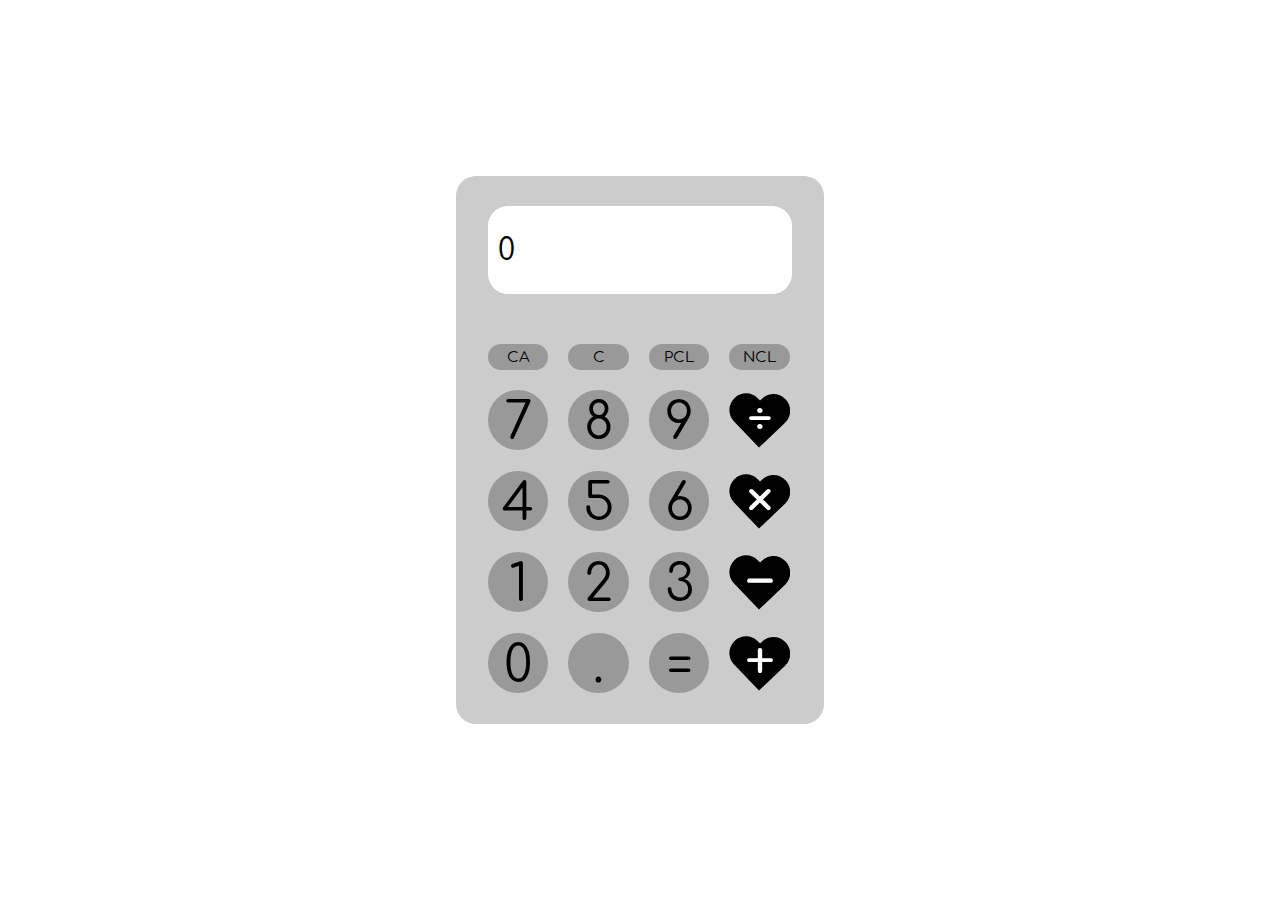
<file: index.html>
<!DOCTYPE html>
<html lang="en">
    <head>
        <title>Calculator</title>
        <meta charset="UTF-8">
        <link rel="stylesheet" href="style.css">
        <link rel="stylesheet" href="font/stylesheet.css">
    </head>
    <body>
        <div id="calculator-container">
            <div id="calculator-display"></div>
            <div id="container">
                <button id="CA" class="btn-pill">CA</button>
                <button id="C" class="btn-pill">C</button>
                <button id="P-COLOUR" class="btn-pill">PCL</button>
                <button id="N-COLOUR" class="btn-pill">NCL</button>
                <button id="7" class="btn-round">7</button>
                <button id="8" class="btn-round">8</button>
                <button id="9" class="btn-round">9</button>
                <button id="divide" class="btn-heart">
                   <span class="heart-sign">&#247;</span>
                </button>
                <button id="4" class="btn-round">4</button>
                <button id="5" class="btn-round">5</button>
                <button id="6" class="btn-round">6</button>
                <button id="multiply" class="btn-heart">
                    <span class="heart-sign">&#215;</span>
                </button>
                <button id="1" class="btn-round">1</button>
                <button id="2" class="btn-round">2</button>
                <button id="3" class="btn-round">3</button>
                <button id="subtract" class="btn-heart">
                    <span class="heart-sign">&#8722;</span>
                </button>
                <button id="0" class="btn-round">0</button>
                <button id="." class="btn-round">.</button>
                <button id="equals" class="btn-round">=</button>
                <button id="plus" class="btn-heart">
                    <span class="heart-sign">&#43;</span>
                </button>
            </div>
        </div>
    </body>
    <script src="script.js"></script>
</html>
</file>
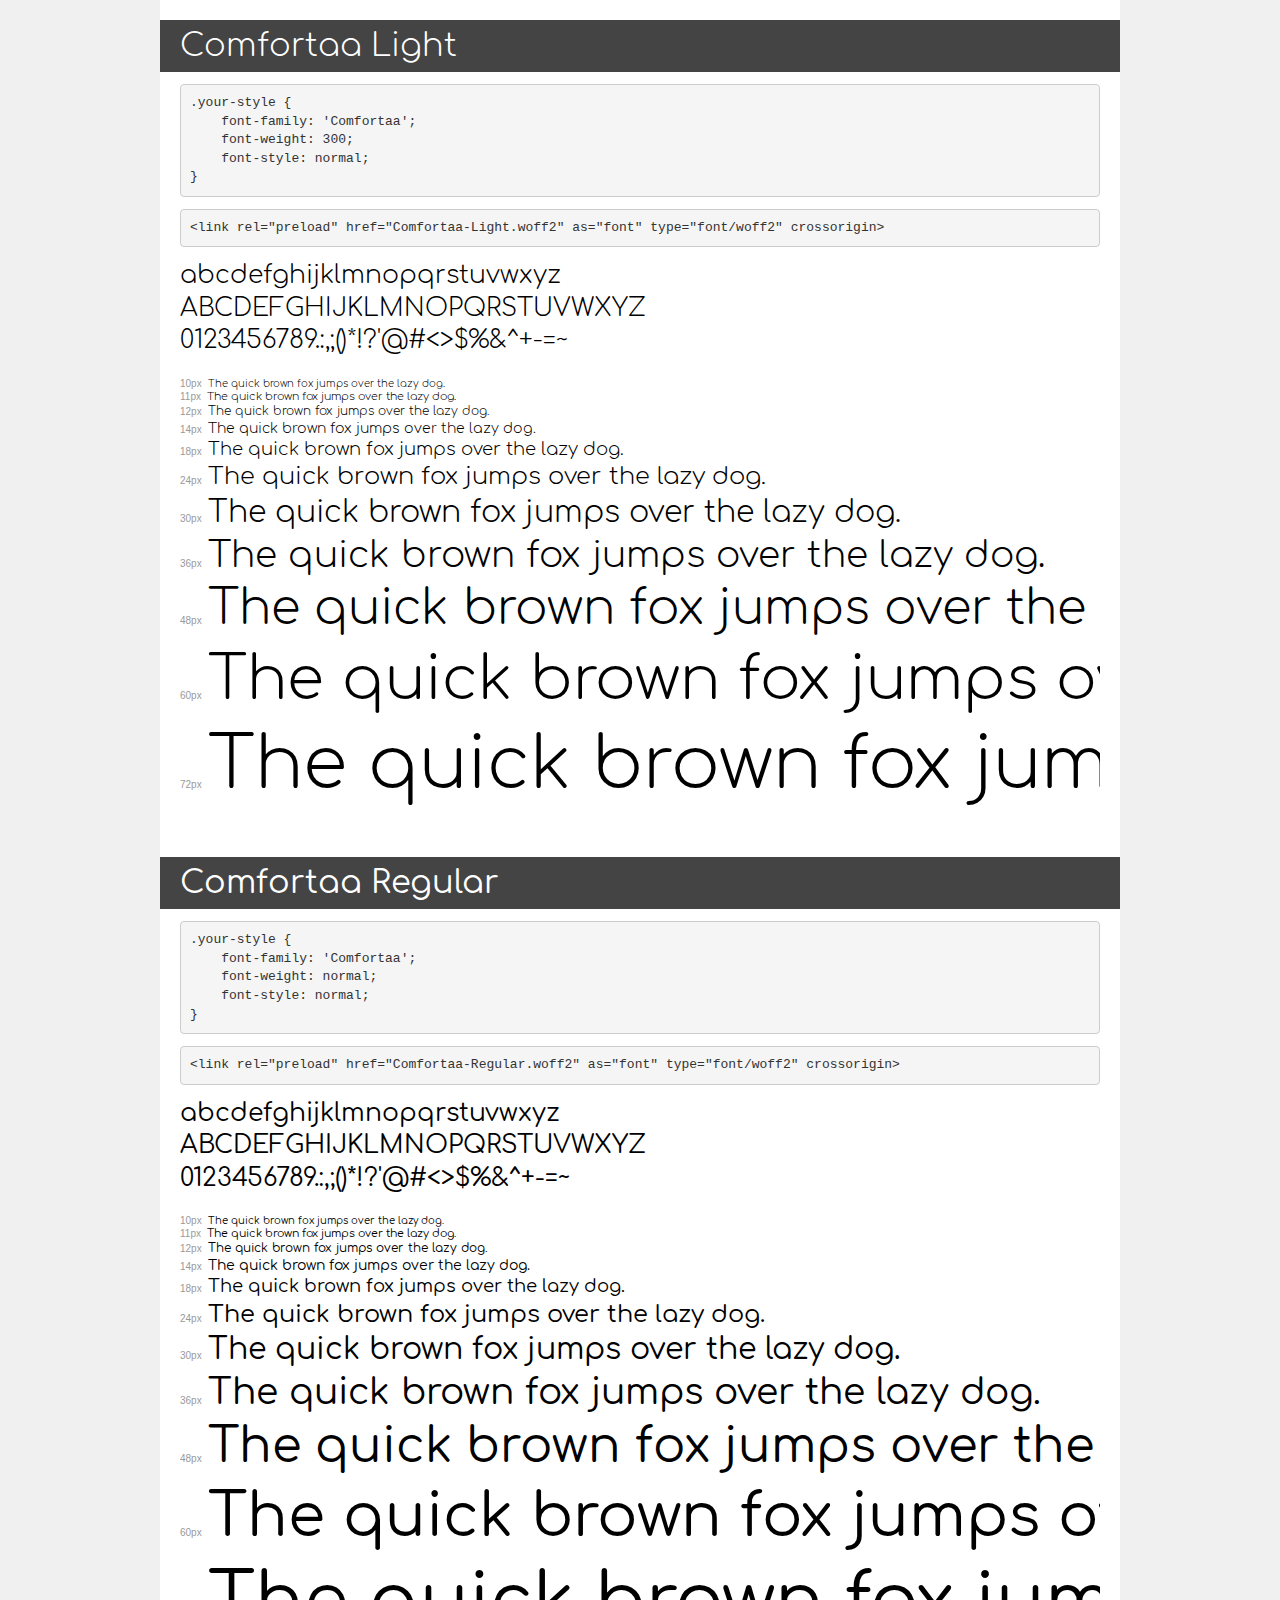
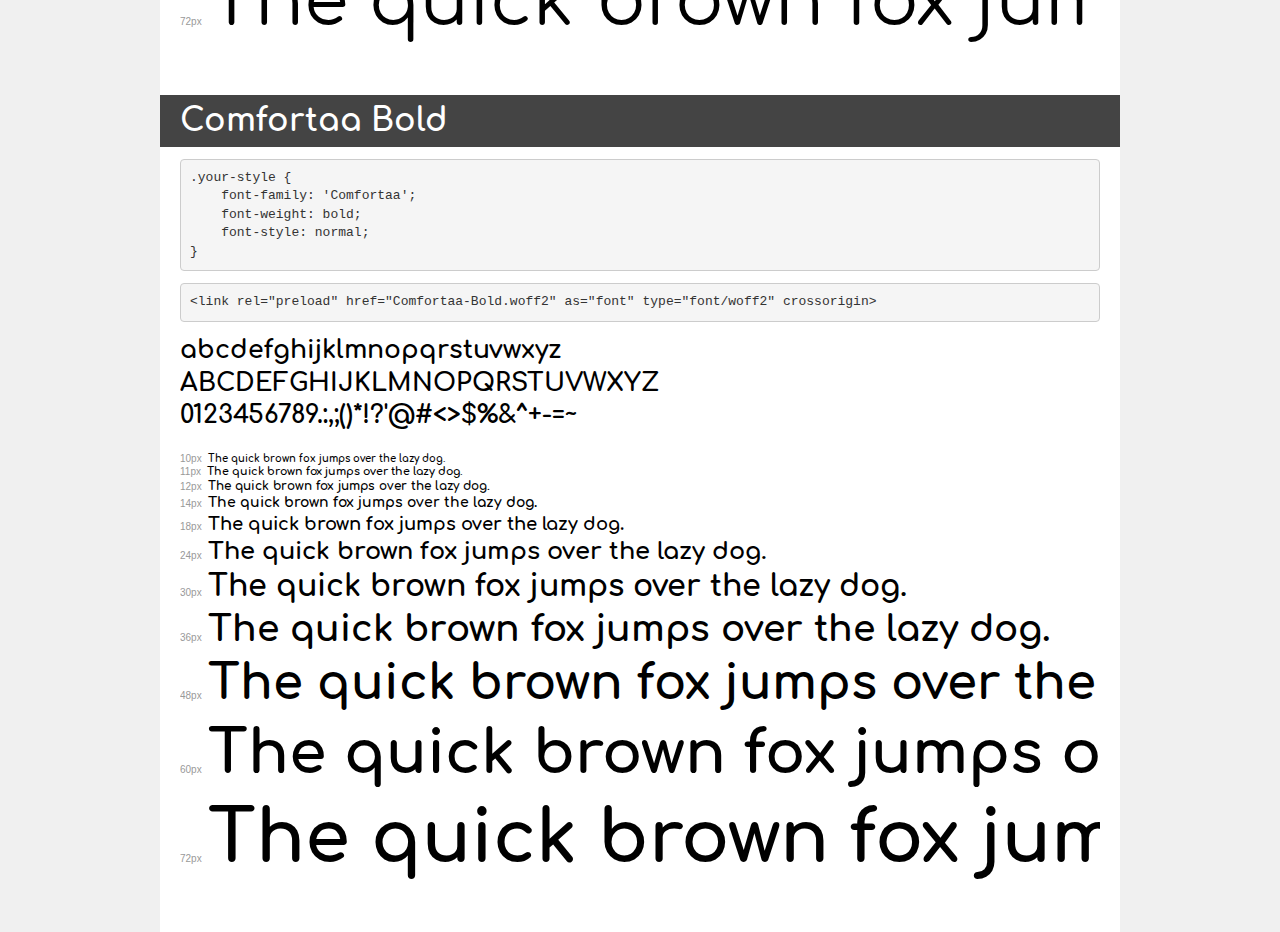
<file: font/demo.html>
<!DOCTYPE html>
<html lang="en">
<head>
    <meta charset="utf-8">
    <meta http-equiv="X-UA-Compatible" content="IE=edge">
    <meta name="viewport" content="width=device-width, initial-scale=1">
    <meta name="robots" content="noindex, noarchive">
    <meta name="format-detection" content="telephone=no">
    <title>Transfonter demo</title>
    <link href="stylesheet.css" rel="stylesheet">
    <style>
        /*
        http://meyerweb.com/eric/tools/css/reset/
        v2.0 | 20110126
        License: none (public domain)
        */
        html, body, div, span, applet, object, iframe,
        h1, h2, h3, h4, h5, h6, p, blockquote, pre,
        a, abbr, acronym, address, big, cite, code,
        del, dfn, em, img, ins, kbd, q, s, samp,
        small, strike, strong, sub, sup, tt, var,
        b, u, i, center,
        dl, dt, dd, ol, ul, li,
        fieldset, form, label, legend,
        table, caption, tbody, tfoot, thead, tr, th, td,
        article, aside, canvas, details, embed,
        figure, figcaption, footer, header, hgroup,
        menu, nav, output, ruby, section, summary,
        time, mark, audio, video {
            margin: 0;
            padding: 0;
            border: 0;
            font-size: 100%;
            font: inherit;
            vertical-align: baseline;
        }
        /* HTML5 display-role reset for older browsers */
        article, aside, details, figcaption, figure,
        footer, header, hgroup, menu, nav, section {
            display: block;
        }
        body {
            line-height: 1;
        }
        ol, ul {
            list-style: none;
        }
        blockquote, q {
            quotes: none;
        }
        blockquote:before, blockquote:after,
        q:before, q:after {
            content: '';
            content: none;
        }
        table {
            border-collapse: collapse;
            border-spacing: 0;
        }
        /* demo styles */
        body {
            background: #f0f0f0;
            color: #000;
        }
        .page {
            background: #fff;
            width: 920px;
            margin: 0 auto;
            padding: 20px 20px 0 20px;
            overflow: hidden;
        }
        .font-container {
            overflow-x: auto;
            overflow-y: hidden;
            margin-bottom: 40px;
            line-height: 1.3;
            white-space: nowrap;
            padding-bottom: 5px;
        }
        h1 {
            position: relative;
            background: #444;
            font-size: 32px;
            color: #fff;
            padding: 10px 20px;
            margin: 0 -20px 12px -20px;
        }
        .letters {
            font-size: 25px;
            margin-bottom: 20px;
        }
        .s10:before {
            content: '10px';
        }
        .s11:before {
            content: '11px';
        }
        .s12:before {
            content: '12px';
        }
        .s14:before {
            content: '14px';
        }
        .s18:before {
            content: '18px';
        }
        .s24:before {
            content: '24px';
        }
        .s30:before {
            content: '30px';
        }
        .s36:before {
            content: '36px';
        }
        .s48:before {
            content: '48px';
        }
        .s60:before {
            content: '60px';
        }
        .s72:before {
            content: '72px';
        }
        .s10:before, .s11:before, .s12:before, .s14:before,
        .s18:before, .s24:before, .s30:before, .s36:before,
        .s48:before, .s60:before, .s72:before {
            font-family: Arial, sans-serif;
            font-size: 10px;
            font-weight: normal;
            font-style: normal;
            color: #999;
            padding-right: 6px;
        }
        pre {
            display: block;
            padding: 9px;
            margin: 0 0 12px;
            font-family: Monaco, Menlo, Consolas, "Courier New", monospace;
            font-size: 13px;
            line-height: 1.428571429;
            color: #333;
            font-weight: normal;
            font-style: normal;
            background-color: #f5f5f5;
            border: 1px solid #ccc;
            overflow-x: auto;
            border-radius: 4px;
        }
        /* responsive */
        @media (max-width: 959px) {
            .page {
                width: auto;
                margin: 0;
            }
        }
    </style>
</head>
<body>
<div class="page">
    <div class="demo">
        <h1 style="font-family: 'Comfortaa'; font-weight: 300; font-style: normal;">Comfortaa Light</h1>
        <pre title="Usage">.your-style {
    font-family: 'Comfortaa';
    font-weight: 300;
    font-style: normal;
}</pre>
        <pre title="Preload (optional)">
&lt;link rel=&quot;preload&quot; href=&quot;Comfortaa-Light.woff2&quot; as=&quot;font&quot; type=&quot;font/woff2&quot; crossorigin&gt;</pre>
        <div class="font-container" style="font-family: 'Comfortaa'; font-weight: 300; font-style: normal;">
            <p class="letters">
                abcdefghijklmnopqrstuvwxyz<br>
ABCDEFGHIJKLMNOPQRSTUVWXYZ<br>
                0123456789.:,;()*!?'@#&lt;&gt;$%&^+-=~
            </p>
            <p class="s10" style="font-size: 10px;">The quick brown fox jumps over the lazy dog.</p>
            <p class="s11" style="font-size: 11px;">The quick brown fox jumps over the lazy dog.</p>
            <p class="s12" style="font-size: 12px;">The quick brown fox jumps over the lazy dog.</p>
            <p class="s14" style="font-size: 14px;">The quick brown fox jumps over the lazy dog.</p>
            <p class="s18" style="font-size: 18px;">The quick brown fox jumps over the lazy dog.</p>
            <p class="s24" style="font-size: 24px;">The quick brown fox jumps over the lazy dog.</p>
            <p class="s30" style="font-size: 30px;">The quick brown fox jumps over the lazy dog.</p>
            <p class="s36" style="font-size: 36px;">The quick brown fox jumps over the lazy dog.</p>
            <p class="s48" style="font-size: 48px;">The quick brown fox jumps over the lazy dog.</p>
            <p class="s60" style="font-size: 60px;">The quick brown fox jumps over the lazy dog.</p>
            <p class="s72" style="font-size: 72px;">The quick brown fox jumps over the lazy dog.</p>
        </div>
    </div>

    <div class="demo">
        <h1 style="font-family: 'Comfortaa'; font-weight: normal; font-style: normal;">Comfortaa Regular</h1>
        <pre title="Usage">.your-style {
    font-family: 'Comfortaa';
    font-weight: normal;
    font-style: normal;
}</pre>
        <pre title="Preload (optional)">
&lt;link rel=&quot;preload&quot; href=&quot;Comfortaa-Regular.woff2&quot; as=&quot;font&quot; type=&quot;font/woff2&quot; crossorigin&gt;</pre>
        <div class="font-container" style="font-family: 'Comfortaa'; font-weight: normal; font-style: normal;">
            <p class="letters">
                abcdefghijklmnopqrstuvwxyz<br>
ABCDEFGHIJKLMNOPQRSTUVWXYZ<br>
                0123456789.:,;()*!?'@#&lt;&gt;$%&^+-=~
            </p>
            <p class="s10" style="font-size: 10px;">The quick brown fox jumps over the lazy dog.</p>
            <p class="s11" style="font-size: 11px;">The quick brown fox jumps over the lazy dog.</p>
            <p class="s12" style="font-size: 12px;">The quick brown fox jumps over the lazy dog.</p>
            <p class="s14" style="font-size: 14px;">The quick brown fox jumps over the lazy dog.</p>
            <p class="s18" style="font-size: 18px;">The quick brown fox jumps over the lazy dog.</p>
            <p class="s24" style="font-size: 24px;">The quick brown fox jumps over the lazy dog.</p>
            <p class="s30" style="font-size: 30px;">The quick brown fox jumps over the lazy dog.</p>
            <p class="s36" style="font-size: 36px;">The quick brown fox jumps over the lazy dog.</p>
            <p class="s48" style="font-size: 48px;">The quick brown fox jumps over the lazy dog.</p>
            <p class="s60" style="font-size: 60px;">The quick brown fox jumps over the lazy dog.</p>
            <p class="s72" style="font-size: 72px;">The quick brown fox jumps over the lazy dog.</p>
        </div>
    </div>

    <div class="demo">
        <h1 style="font-family: 'Comfortaa'; font-weight: bold; font-style: normal;">Comfortaa Bold</h1>
        <pre title="Usage">.your-style {
    font-family: 'Comfortaa';
    font-weight: bold;
    font-style: normal;
}</pre>
        <pre title="Preload (optional)">
&lt;link rel=&quot;preload&quot; href=&quot;Comfortaa-Bold.woff2&quot; as=&quot;font&quot; type=&quot;font/woff2&quot; crossorigin&gt;</pre>
        <div class="font-container" style="font-family: 'Comfortaa'; font-weight: bold; font-style: normal;">
            <p class="letters">
                abcdefghijklmnopqrstuvwxyz<br>
ABCDEFGHIJKLMNOPQRSTUVWXYZ<br>
                0123456789.:,;()*!?'@#&lt;&gt;$%&^+-=~
            </p>
            <p class="s10" style="font-size: 10px;">The quick brown fox jumps over the lazy dog.</p>
            <p class="s11" style="font-size: 11px;">The quick brown fox jumps over the lazy dog.</p>
            <p class="s12" style="font-size: 12px;">The quick brown fox jumps over the lazy dog.</p>
            <p class="s14" style="font-size: 14px;">The quick brown fox jumps over the lazy dog.</p>
            <p class="s18" style="font-size: 18px;">The quick brown fox jumps over the lazy dog.</p>
            <p class="s24" style="font-size: 24px;">The quick brown fox jumps over the lazy dog.</p>
            <p class="s30" style="font-size: 30px;">The quick brown fox jumps over the lazy dog.</p>
            <p class="s36" style="font-size: 36px;">The quick brown fox jumps over the lazy dog.</p>
            <p class="s48" style="font-size: 48px;">The quick brown fox jumps over the lazy dog.</p>
            <p class="s60" style="font-size: 60px;">The quick brown fox jumps over the lazy dog.</p>
            <p class="s72" style="font-size: 72px;">The quick brown fox jumps over the lazy dog.</p>
        </div>
    </div>

</div>
</body>
</html>
</file>
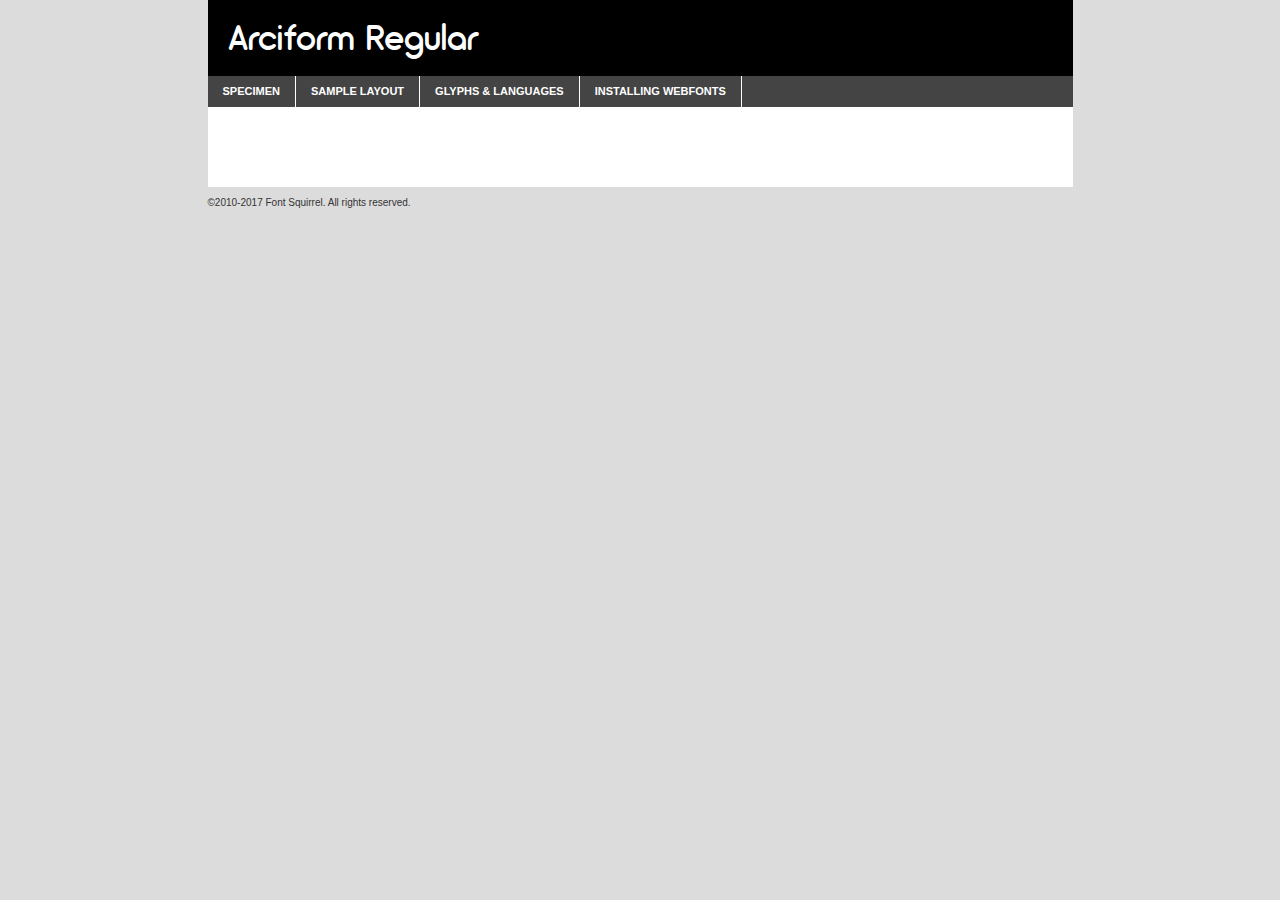
<file: design/font/webfontkit-20230215-202646/arciform-demo.html>
<!DOCTYPE html PUBLIC "-//W3C//DTD XHTML 1.0 Transitional//EN"
        "http://www.w3.org/TR/xhtml1/DTD/xhtml1-transitional.dtd">

<html xmlns="http://www.w3.org/1999/xhtml" xml:lang="en" lang="en">
<head>
    <meta http-equiv="Content-Type" content="text/html; charset=utf-8"/>
    <script src="http://ajax.googleapis.com/ajax/libs/jquery/1.7.2/jquery.min.js" type="text/javascript" charset="utf-8"></script>
    <script type="text/javascript">
		(function($) {
			$.fn.easyTabs = function(option) {
				var param = jQuery.extend({ fadeSpeed: 'fast', defaultContent: 1, activeClass: 'active' }, option);
				$(this).each(function() {
					var thisId = '#' + this.id;
					if ( param.defaultContent == '' )
					{
						param.defaultContent = 1;
					}
					if ( typeof param.defaultContent == 'number' )
					{
						var defaultTab = $(thisId + ' .tabs li:eq(' + (param.defaultContent - 1) + ') a').attr('href').substr(1);
					}
					else
					{
						var defaultTab = param.defaultContent;
					}
					$(thisId + ' .tabs li a').each(function() {
						var tabToHide = $(this).attr('href').substr(1);
						$('#' + tabToHide).addClass('easytabs-tab-content');
					});
					hideAll();
					changeContent(defaultTab);

					function hideAll() {$(thisId + ' .easytabs-tab-content').hide();}

					function changeContent(tabId)
					{
						hideAll();
						$(thisId + ' .tabs li').removeClass(param.activeClass);
						$(thisId + ' .tabs li a[href=#' + tabId + ']').closest('li').addClass(param.activeClass);
						if ( param.fadeSpeed != 'none' )
						{
							$(thisId + ' #' + tabId).fadeIn(param.fadeSpeed);
						}
						else
						{
							$(thisId + ' #' + tabId).show();
						}
					}

					$(thisId + ' .tabs li').click(function() {
						var tabId = $(this).find('a').attr('href').substr(1);
						changeContent(tabId);
						return false;
					});
				});
			}
		})(jQuery);
    </script>
    <link rel="stylesheet" href="specimen_files/specimen_stylesheet.css" type="text/css" charset="utf-8"/>
    <link rel="stylesheet" href="stylesheet.css" type="text/css" charset="utf-8"/>

    <style type="text/css">
        		body {
			font-family: 'arciform_sansregular';
        		}

            </style>

    <title>Arciform Regular Specimen</title>


    <script type="text/javascript" charset="utf-8">
		$(document).ready(function() {
			$('#container').easyTabs({ defaultContent: 1 });
		});
    </script>
</head>

<body>
<div id="container">
    <div id="header">
		Arciform Regular    </div>
    <ul class="tabs">
        <li><a href="#specimen">Specimen</a></li>
        <li><a href="#layout">Sample Layout</a></li>
		        <li><a href="#glyphs">Glyphs &amp; Languages</a></li>
        <li><a href="#installing">Installing Webfonts</a></li>

    </ul>

    <div id="main_content">


        <div id="specimen">

            <div class="section">
                <div class="grid12 firstcol">
                    <div class="huge">AaBb</div>
                </div>
            </div>

            <div class="section">
                <div class="glyph_range">A&#x200B;B&#x200b;C&#x200b;D&#x200b;E&#x200b;F&#x200b;G&#x200b;H&#x200b;I&#x200b;J&#x200b;K&#x200b;L&#x200b;M&#x200b;N&#x200b;O&#x200b;P&#x200b;Q&#x200b;R&#x200b;S&#x200b;T&#x200b;U&#x200b;V&#x200b;W&#x200b;X&#x200b;Y&#x200b;Z&#x200b;a&#x200b;b&#x200b;c&#x200b;d&#x200b;e&#x200b;f&#x200b;g&#x200b;h&#x200b;i&#x200b;j&#x200b;k&#x200b;l&#x200b;m&#x200b;n&#x200b;o&#x200b;p&#x200b;q&#x200b;r&#x200b;s&#x200b;t&#x200b;u&#x200b;v&#x200b;w&#x200b;x&#x200b;y&#x200b;z&#x200b;1&#x200b;2&#x200b;3&#x200b;4&#x200b;5&#x200b;6&#x200b;7&#x200b;8&#x200b;9&#x200b;0&#x200b;&amp;&#x200b;.&#x200b;,&#x200b;?&#x200b;!&#x200b;&#64;&#x200b;(&#x200b;)&#x200b;#&#x200b;$&#x200b;%&#x200b;*&#x200b;+&#x200b;-&#x200b;=&#x200b;:&#x200b;;</div>
            </div>
            <div class="section">
                <div class="grid12 firstcol">
                    <table class="sample_table">
                        <tr>
                            <td>10</td>
                            <td class="size10">abcdefghijklmnopqrstuvwxyzABCDEFGHIJKLMNOPQRSTUVWXYZ0123456789abcdefghijklmnopqrstuvwxyzABCDEFGHIJKLMNOPQRSTUVWXYZ0123456789abcdefghijklmnopqrstuvwxyzABCDEFGHIJKLMNOPQRSTUVWXYZ</td>
                        </tr>
                        <tr>
                            <td>11</td>
                            <td class="size11">abcdefghijklmnopqrstuvwxyzABCDEFGHIJKLMNOPQRSTUVWXYZ0123456789abcdefghijklmnopqrstuvwxyzABCDEFGHIJKLMNOPQRSTUVWXYZ0123456789abcdefghijklmnopqrstuvwxyzABCDEFGHIJKLMNOPQRSTUVWXYZ</td>
                        </tr>
                        <tr>
                            <td>12</td>
                            <td class="size12">abcdefghijklmnopqrstuvwxyzABCDEFGHIJKLMNOPQRSTUVWXYZ0123456789abcdefghijklmnopqrstuvwxyzABCDEFGHIJKLMNOPQRSTUVWXYZ0123456789abcdefghijklmnopqrstuvwxyzABCDEFGHIJKLMNOPQRSTUVWXYZ</td>
                        </tr>
                        <tr>
                            <td>13</td>
                            <td class="size13">abcdefghijklmnopqrstuvwxyzABCDEFGHIJKLMNOPQRSTUVWXYZ0123456789abcdefghijklmnopqrstuvwxyzABCDEFGHIJKLMNOPQRSTUVWXYZ0123456789abcdefghijklmnopqrstuvwxyzABCDEFGHIJKLMNOPQRSTUVWXYZ</td>
                        </tr>
                        <tr>
                            <td>14</td>
                            <td class="size14">abcdefghijklmnopqrstuvwxyzABCDEFGHIJKLMNOPQRSTUVWXYZ0123456789abcdefghijklmnopqrstuvwxyzABCDEFGHIJKLMNOPQRSTUVWXYZ0123456789abcdefghijklmnopqrstuvwxyzABCDEFGHIJKLMNOPQRSTUVWXYZ</td>
                        </tr>
                        <tr>
                            <td>16</td>
                            <td class="size16">abcdefghijklmnopqrstuvwxyzABCDEFGHIJKLMNOPQRSTUVWXYZ0123456789abcdefghijklmnopqrstuvwxyzABCDEFGHIJKLMNOPQRSTUVWXYZ</td>
                        </tr>
                        <tr>
                            <td>18</td>
                            <td class="size18">abcdefghijklmnopqrstuvwxyzABCDEFGHIJKLMNOPQRSTUVWXYZ0123456789abcdefghijklmnopqrstuvwxyzABCDEFGHIJKLMNOPQRSTUVWXYZ</td>
                        </tr>
                        <tr>
                            <td>20</td>
                            <td class="size20">abcdefghijklmnopqrstuvwxyzABCDEFGHIJKLMNOPQRSTUVWXYZ0123456789abcdefghijklmnopqrstuvwxyzABCDEFGHIJKLMNOPQRSTUVWXYZ</td>
                        </tr>
                        <tr>
                            <td>24</td>
                            <td class="size24">abcdefghijklmnopqrstuvwxyzABCDEFGHIJKLMNOPQRSTUVWXYZ0123456789abcdefghijklmnopqrstuvwxyzABCDEFGHIJKLMNOPQRSTUVWXYZ</td>
                        </tr>
                        <tr>
                            <td>30</td>
                            <td class="size30">abcdefghijklmnopqrstuvwxyzABCDEFGHIJKLMNOPQRSTUVWXYZ0123456789abcdefghijklmnopqrstuvwxyzABCDEFGHIJKLMNOPQRSTUVWXYZ</td>
                        </tr>
                        <tr>
                            <td>36</td>
                            <td class="size36">abcdefghijklmnopqrstuvwxyzABCDEFGHIJKLMNOPQRSTUVWXYZ0123456789abcdefghijklmnopqrstuvwxyzABCDEFGHIJKLMNOPQRSTUVWXYZ</td>
                        </tr>
                        <tr>
                            <td>48</td>
                            <td class="size48">abcdefghijklmnopqrstuvwxyzABCDEFGHIJKLMNOPQRSTUVWXYZ0123456789abcdefghijklmnopqrstuvwxyzABCDEFGHIJKLMNOPQRSTUVWXYZ</td>
                        </tr>
                        <tr>
                            <td>60</td>
                            <td class="size60">abcdefghijklmnopqrstuvwxyzABCDEFGHIJKLMNOPQRSTUVWXYZ0123456789abcdefghijklmnopqrstuvwxyzABCDEFGHIJKLMNOPQRSTUVWXYZ</td>
                        </tr>
                        <tr>
                            <td>72</td>
                            <td class="size72">abcdefghijklmnopqrstuvwxyzABCDEFGHIJKLMNOPQRSTUVWXYZ0123456789abcdefghijklmnopqrstuvwxyzABCDEFGHIJKLMNOPQRSTUVWXYZ</td>
                        </tr>
                        <tr>
                            <td>90</td>
                            <td class="size90">abcdefghijklmnopqrstuvwxyzABCDEFGHIJKLMNOPQRSTUVWXYZ0123456789abcdefghijklmnopqrstuvwxyzABCDEFGHIJKLMNOPQRSTUVWXYZ</td>
                        </tr>
                    </table>

                </div>

            </div>


            <div class="section" id="bodycomparison">


                <div id="xheight">
                    <div class="fontbody">&#x25FC;&#x25FC;&#x25FC;&#x25FC;&#x25FC;&#x25FC;&#x25FC;&#x25FC;&#x25FC;&#x25FC;&#x25FC;&#x25FC;&#x25FC;&#x25FC;&#x25FC;&#x25FC;&#x25FC;&#x25FC;&#x25FC;&#x25FC;&#x25FC;&#x25FC;&#x25FC;&#x25FC;&#x25FC;&#x25FC;&#x25FC;&#x25FC;&#x25FC;&#x25FC;&#x25FC;&#x25FC;&#x25FC;&#x25FC;&#x25FC;&#x25FC;&#x25FC;&#x25FC;&#x25FC;&#x25FC;&#x25FC;&#x25FC;&#x25FC;&#x25FC;&#x25FC;&#x25FC;&#x25FC;&#x25FC;&#x25FC;&#x25FC;&#x25FC;&#x25FC;&#x25FC;&#x25FC;&#x25FC;&#x25FC;&#x25FC;&#x25FC;&#x25FC;&#x25FC;&#x25FC;&#x25FC;&#x25FC;&#x25FC;&#x25FC;&#x25FC;&#x25FC;&#x25FC;&#x25FC;&#x25FC;&#x25FC;&#x25FC;&#x25FC;&#x25FC;&#x25FC;&#x25FC;&#x25FC;&#x25FC;&#x25FC;&#x25FC;&#x25FC;&#x25FC;&#x25FC;&#x25FC;&#x25FC;&#x25FC;&#x25FC;&#x25FC;&#x25FC;&#x25FC;&#x25FC;&#x25FC;&#x25FC;&#x25FC;&#x25FC;&#x25FC;&#x25FC;&#x25FC;&#x25FC;body</div>
                    <div class="arialbody">body</div>
                    <div class="verdanabody">body</div>
                    <div class="georgiabody">body</div>
                </div>
                <div class="fontbody" style="z-index:1">
                    body<span>Arciform Regular</span>
                </div>
                <div class="arialbody" style="z-index:1">
                    body<span>Arial</span>
                </div>
                <div class="verdanabody" style="z-index:1">
                    body<span>Verdana</span>
                </div>
                <div class="georgiabody" style="z-index:1">
                    body<span>Georgia</span>
                </div>


            </div>


            <div class="section psample psample_row1" id="">

                <div class="grid2 firstcol">
                    <p class="size10"><span>10.</span>Aenean lacinia bibendum nulla sed consectetur. Fusce dapibus, tellus ac cursus commodo, tortor mauris condimentum nibh, ut fermentum massa justo sit amet risus. Nullam id dolor id nibh ultricies vehicula ut id elit. Cum sociis natoque penatibus et magnis dis parturient montes, nascetur ridiculus mus. Nulla vitae elit libero, a pharetra augue.</p>

                </div>
                <div class="grid3">
                    <p class="size11"><span>11.</span>Aenean lacinia bibendum nulla sed consectetur. Fusce dapibus, tellus ac cursus commodo, tortor mauris condimentum nibh, ut fermentum massa justo sit amet risus. Nullam id dolor id nibh ultricies vehicula ut id elit. Cum sociis natoque penatibus et magnis dis parturient montes, nascetur ridiculus mus. Nulla vitae elit libero, a pharetra augue.</p>

                </div>
                <div class="grid3">
                    <p class="size12"><span>12.</span>Aenean lacinia bibendum nulla sed consectetur. Fusce dapibus, tellus ac cursus commodo, tortor mauris condimentum nibh, ut fermentum massa justo sit amet risus. Nullam id dolor id nibh ultricies vehicula ut id elit. Cum sociis natoque penatibus et magnis dis parturient montes, nascetur ridiculus mus. Nulla vitae elit libero, a pharetra augue.</p>

                </div>
                <div class="grid4">
                    <p class="size13"><span>13.</span>Aenean lacinia bibendum nulla sed consectetur. Fusce dapibus, tellus ac cursus commodo, tortor mauris condimentum nibh, ut fermentum massa justo sit amet risus. Nullam id dolor id nibh ultricies vehicula ut id elit. Cum sociis natoque penatibus et magnis dis parturient montes, nascetur ridiculus mus. Nulla vitae elit libero, a pharetra augue.</p>

                </div>
                <div class="white_blend"></div>

            </div>
            <div class="section psample psample_row2" id="">
                <div class="grid3 firstcol">
                    <p class="size14"><span>14.</span>Aenean lacinia bibendum nulla sed consectetur. Fusce dapibus, tellus ac cursus commodo, tortor mauris condimentum nibh, ut fermentum massa justo sit amet risus. Nullam id dolor id nibh ultricies vehicula ut id elit. Cum sociis natoque penatibus et magnis dis parturient montes, nascetur ridiculus mus. Nulla vitae elit libero, a pharetra augue.</p>

                </div>
                <div class="grid4">
                    <p class="size16"><span>16.</span>Aenean lacinia bibendum nulla sed consectetur. Fusce dapibus, tellus ac cursus commodo, tortor mauris condimentum nibh, ut fermentum massa justo sit amet risus. Nullam id dolor id nibh ultricies vehicula ut id elit. Cum sociis natoque penatibus et magnis dis parturient montes, nascetur ridiculus mus. Nulla vitae elit libero, a pharetra augue.</p>

                </div>
                <div class="grid5">
                    <p class="size18"><span>18.</span>Aenean lacinia bibendum nulla sed consectetur. Fusce dapibus, tellus ac cursus commodo, tortor mauris condimentum nibh, ut fermentum massa justo sit amet risus. Nullam id dolor id nibh ultricies vehicula ut id elit. Cum sociis natoque penatibus et magnis dis parturient montes, nascetur ridiculus mus. Nulla vitae elit libero, a pharetra augue.</p>

                </div>

                <div class="white_blend"></div>

            </div>

            <div class="section psample psample_row3" id="">
                <div class="grid5 firstcol">
                    <p class="size20"><span>20.</span>Aenean lacinia bibendum nulla sed consectetur. Fusce dapibus, tellus ac cursus commodo, tortor mauris condimentum nibh, ut fermentum massa justo sit amet risus. Nullam id dolor id nibh ultricies vehicula ut id elit. Cum sociis natoque penatibus et magnis dis parturient montes, nascetur ridiculus mus. Nulla vitae elit libero, a pharetra augue.</p>
                </div>
                <div class="grid7">
                    <p class="size24"><span>24.</span>Aenean lacinia bibendum nulla sed consectetur. Fusce dapibus, tellus ac cursus commodo, tortor mauris condimentum nibh, ut fermentum massa justo sit amet risus. Nullam id dolor id nibh ultricies vehicula ut id elit. Cum sociis natoque penatibus et magnis dis parturient montes, nascetur ridiculus mus. Nulla vitae elit libero, a pharetra augue.</p>
                </div>

                <div class="white_blend"></div>

            </div>

            <div class="section psample psample_row4" id="">
                <div class="grid12 firstcol">
                    <p class="size30"><span>30.</span>Aenean lacinia bibendum nulla sed consectetur. Fusce dapibus, tellus ac cursus commodo, tortor mauris condimentum nibh, ut fermentum massa justo sit amet risus. Nullam id dolor id nibh ultricies vehicula ut id elit. Cum sociis natoque penatibus et magnis dis parturient montes, nascetur ridiculus mus. Nulla vitae elit libero, a pharetra augue.</p>
                </div>
                <div class="white_blend"></div>

            </div>


            <div class="section psample psample_row1 fullreverse">
                <div class="grid2 firstcol">
                    <p class="size10"><span>10.</span>Aenean lacinia bibendum nulla sed consectetur. Fusce dapibus, tellus ac cursus commodo, tortor mauris condimentum nibh, ut fermentum massa justo sit amet risus. Nullam id dolor id nibh ultricies vehicula ut id elit. Cum sociis natoque penatibus et magnis dis parturient montes, nascetur ridiculus mus. Nulla vitae elit libero, a pharetra augue.</p>

                </div>
                <div class="grid3">
                    <p class="size11"><span>11.</span>Aenean lacinia bibendum nulla sed consectetur. Fusce dapibus, tellus ac cursus commodo, tortor mauris condimentum nibh, ut fermentum massa justo sit amet risus. Nullam id dolor id nibh ultricies vehicula ut id elit. Cum sociis natoque penatibus et magnis dis parturient montes, nascetur ridiculus mus. Nulla vitae elit libero, a pharetra augue.</p>

                </div>
                <div class="grid3">
                    <p class="size12"><span>12.</span>Aenean lacinia bibendum nulla sed consectetur. Fusce dapibus, tellus ac cursus commodo, tortor mauris condimentum nibh, ut fermentum massa justo sit amet risus. Nullam id dolor id nibh ultricies vehicula ut id elit. Cum sociis natoque penatibus et magnis dis parturient montes, nascetur ridiculus mus. Nulla vitae elit libero, a pharetra augue.</p>

                </div>
                <div class="grid4">
                    <p class="size13"><span>13.</span>Aenean lacinia bibendum nulla sed consectetur. Fusce dapibus, tellus ac cursus commodo, tortor mauris condimentum nibh, ut fermentum massa justo sit amet risus. Nullam id dolor id nibh ultricies vehicula ut id elit. Cum sociis natoque penatibus et magnis dis parturient montes, nascetur ridiculus mus. Nulla vitae elit libero, a pharetra augue.</p>

                </div>
                <div class="black_blend"></div>

            </div>

            <div class="section psample psample_row2 fullreverse">
                <div class="grid3 firstcol">
                    <p class="size14"><span>14.</span>Aenean lacinia bibendum nulla sed consectetur. Fusce dapibus, tellus ac cursus commodo, tortor mauris condimentum nibh, ut fermentum massa justo sit amet risus. Nullam id dolor id nibh ultricies vehicula ut id elit. Cum sociis natoque penatibus et magnis dis parturient montes, nascetur ridiculus mus. Nulla vitae elit libero, a pharetra augue.</p>

                </div>
                <div class="grid4">
                    <p class="size16"><span>16.</span>Aenean lacinia bibendum nulla sed consectetur. Fusce dapibus, tellus ac cursus commodo, tortor mauris condimentum nibh, ut fermentum massa justo sit amet risus. Nullam id dolor id nibh ultricies vehicula ut id elit. Cum sociis natoque penatibus et magnis dis parturient montes, nascetur ridiculus mus. Nulla vitae elit libero, a pharetra augue.</p>

                </div>
                <div class="grid5">
                    <p class="size18"><span>18.</span>Aenean lacinia bibendum nulla sed consectetur. Fusce dapibus, tellus ac cursus commodo, tortor mauris condimentum nibh, ut fermentum massa justo sit amet risus. Nullam id dolor id nibh ultricies vehicula ut id elit. Cum sociis natoque penatibus et magnis dis parturient montes, nascetur ridiculus mus. Nulla vitae elit libero, a pharetra augue.</p>

                </div>
                <div class="black_blend"></div>

            </div>

            <div class="section psample fullreverse psample_row3" id="">
                <div class="grid5 firstcol">
                    <p class="size20"><span>20.</span>Aenean lacinia bibendum nulla sed consectetur. Fusce dapibus, tellus ac cursus commodo, tortor mauris condimentum nibh, ut fermentum massa justo sit amet risus. Nullam id dolor id nibh ultricies vehicula ut id elit. Cum sociis natoque penatibus et magnis dis parturient montes, nascetur ridiculus mus. Nulla vitae elit libero, a pharetra augue.</p>
                </div>
                <div class="grid7">
                    <p class="size24"><span>24.</span>Aenean lacinia bibendum nulla sed consectetur. Fusce dapibus, tellus ac cursus commodo, tortor mauris condimentum nibh, ut fermentum massa justo sit amet risus. Nullam id dolor id nibh ultricies vehicula ut id elit. Cum sociis natoque penatibus et magnis dis parturient montes, nascetur ridiculus mus. Nulla vitae elit libero, a pharetra augue.</p>
                </div>

                <div class="black_blend"></div>

            </div>

            <div class="section psample fullreverse psample_row4" id="" style="border-bottom: 20px #000 solid;">
                <div class="grid12 firstcol">
                    <p class="size30"><span>30.</span>Aenean lacinia bibendum nulla sed consectetur. Fusce dapibus, tellus ac cursus commodo, tortor mauris condimentum nibh, ut fermentum massa justo sit amet risus. Nullam id dolor id nibh ultricies vehicula ut id elit. Cum sociis natoque penatibus et magnis dis parturient montes, nascetur ridiculus mus. Nulla vitae elit libero, a pharetra augue.</p>
                </div>
                <div class="black_blend"></div>

            </div>


        </div>

        <div id="layout">

            <div class="section">

                <div class="grid12 firstcol">
                    <h1>Lorem Ipsum Dolor</h1>
                    <h2>Etiam porta sem malesuada magna mollis euismod</h2>

                    <p class="byline">By <a href="#link">Aenean Lacinia</a></p>
                </div>
            </div>
            <div class="section">
                <div class="grid8 firstcol">
                    <p class="large">Donec sed odio dui. Morbi leo risus, porta ac consectetur ac, vestibulum at eros. Fusce dapibus, tellus ac cursus commodo, tortor mauris condimentum nibh, ut fermentum massa justo sit amet risus. </p>


                    <h3>Pellentesque ornare sem</h3>

                    <p>Maecenas sed diam eget risus varius blandit sit amet non magna. Maecenas faucibus mollis interdum. Donec ullamcorper nulla non metus auctor fringilla. Nullam id dolor id nibh ultricies vehicula ut id elit. Nullam id dolor id nibh ultricies vehicula ut id elit. </p>

                    <p>Aenean eu leo quam. Pellentesque ornare sem lacinia quam venenatis vestibulum. Lorem ipsum dolor sit amet, consectetur adipiscing elit. Cum sociis natoque penatibus et magnis dis parturient montes, nascetur ridiculus mus. </p>

                    <p>Nulla vitae elit libero, a pharetra augue. Praesent commodo cursus magna, vel scelerisque nisl consectetur et. Aenean lacinia bibendum nulla sed consectetur. </p>

                    <p>Nullam quis risus eget urna mollis ornare vel eu leo. Nullam quis risus eget urna mollis ornare vel eu leo. Maecenas sed diam eget risus varius blandit sit amet non magna. Donec ullamcorper nulla non metus auctor fringilla. </p>

                    <h3>Cras mattis consectetur</h3>

                    <p>Aenean eu leo quam. Pellentesque ornare sem lacinia quam venenatis vestibulum. Aenean lacinia bibendum nulla sed consectetur. Integer posuere erat a ante venenatis dapibus posuere velit aliquet. Cras mattis consectetur purus sit amet fermentum. </p>

                    <p>Nullam id dolor id nibh ultricies vehicula ut id elit. Nullam quis risus eget urna mollis ornare vel eu leo. Cras mattis consectetur purus sit amet fermentum.</p>
                </div>

                <div class="grid4 sidebar">

                    <div class="box reverse">
                        <p class="last">Nullam quis risus eget urna mollis ornare vel eu leo. Donec ullamcorper nulla non metus auctor fringilla. Cras mattis consectetur purus sit amet fermentum. Sed posuere consectetur est at lobortis. Lorem ipsum dolor sit amet, consectetur adipiscing elit. </p>
                    </div>

                    <p class="caption">Maecenas sed diam eget risus varius.</p>

                    <p>Vestibulum id ligula porta felis euismod semper. Integer posuere erat a ante venenatis dapibus posuere velit aliquet. Vestibulum id ligula porta felis euismod semper. Sed posuere consectetur est at lobortis. Maecenas sed diam eget risus varius blandit sit amet non magna. Fusce dapibus, tellus ac cursus commodo, tortor mauris condimentum nibh, ut fermentum massa justo sit amet risus. </p>


                    <p>Duis mollis, est non commodo luctus, nisi erat porttitor ligula, eget lacinia odio sem nec elit. Aenean lacinia bibendum nulla sed consectetur. Vivamus sagittis lacus vel augue laoreet rutrum faucibus dolor auctor. Aenean lacinia bibendum nulla sed consectetur. Nullam quis risus eget urna mollis ornare vel eu leo. </p>

                    <p>Praesent commodo cursus magna, vel scelerisque nisl consectetur et. Donec ullamcorper nulla non metus auctor fringilla. Maecenas faucibus mollis interdum. Fusce dapibus, tellus ac cursus commodo, tortor mauris condimentum nibh, ut fermentum massa justo sit amet risus. </p>

                </div>
            </div>

        </div>


		

        <div id="glyphs">
            <div class="section">
                <div class="grid12 firstcol">

                    <h1>Language Support</h1>
                    <p>The subset of Arciform Regular in this kit supports the following languages:<br/>

						Albanian, Basque, Breton, Chamorro, Dutch, English, Frisian, Galician, Italian, Malagasy, Portuguese, Spanish, Alsatian, Aragonese, Arapaho, Arrernte, Asturian, Aymara, Bislama, Cebuano, Corsican, Fijian, French_creole, Gilbertese, Haitian_creole, Hiligaynon, Hmong, Hopi, Ibanag, Iloko_ilokano, Indonesian, Interglossa_glosa, Interlingua, Irish_gaelic, Jerriais, Lojban, Lombard, Luxembourgeois, Manx, Mohawk, Norfolk_pitcairnese, Occitan, Oromo, Pangasinan, Papiamento, Piedmontese, Potawatomi, Rhaeto-romance, Romansh, Rotokas, Sardinian, Scots_gaelic, Seychelles_creole, Shona, Somali, Southern_ndebele, Swahili, Swati_swazi, Tagalog_filipino_pilipino, Tetum, Tok_pisin, Uyghur_latinized, Volapuk, Warlpiri, Xhosa, Yapese, Zulu, Latinbasic, Ubasic, Demo                    </p>
                    <h1>Glyph Chart</h1>
                    <p>The subset of Arciform Regular in this kit includes all the glyphs listed below. Unicode entities are included above each glyph to help you insert individual characters into your layout.</p>
                    <div id="glyph_chart">

																				                                <div><p>&amp;#32;</p>&#32;</div>
																				                                <div><p>&amp;#33;</p>&#33;</div>
																				                                <div><p>&amp;#34;</p>&#34;</div>
																				                                <div><p>&amp;#35;</p>&#35;</div>
																				                                <div><p>&amp;#36;</p>&#36;</div>
																				                                <div><p>&amp;#37;</p>&#37;</div>
																				                                <div><p>&amp;#38;</p>&#38;</div>
																				                                <div><p>&amp;#39;</p>&#39;</div>
																				                                <div><p>&amp;#40;</p>&#40;</div>
																				                                <div><p>&amp;#41;</p>&#41;</div>
																				                                <div><p>&amp;#42;</p>&#42;</div>
																				                                <div><p>&amp;#43;</p>&#43;</div>
																				                                <div><p>&amp;#44;</p>&#44;</div>
																				                                <div><p>&amp;#45;</p>&#45;</div>
																				                                <div><p>&amp;#46;</p>&#46;</div>
																				                                <div><p>&amp;#47;</p>&#47;</div>
																				                                <div><p>&amp;#48;</p>&#48;</div>
																				                                <div><p>&amp;#49;</p>&#49;</div>
																				                                <div><p>&amp;#50;</p>&#50;</div>
																				                                <div><p>&amp;#51;</p>&#51;</div>
																				                                <div><p>&amp;#52;</p>&#52;</div>
																				                                <div><p>&amp;#53;</p>&#53;</div>
																				                                <div><p>&amp;#54;</p>&#54;</div>
																				                                <div><p>&amp;#55;</p>&#55;</div>
																				                                <div><p>&amp;#56;</p>&#56;</div>
																				                                <div><p>&amp;#57;</p>&#57;</div>
																				                                <div><p>&amp;#58;</p>&#58;</div>
																				                                <div><p>&amp;#59;</p>&#59;</div>
																				                                <div><p>&amp;#60;</p>&#60;</div>
																				                                <div><p>&amp;#61;</p>&#61;</div>
																				                                <div><p>&amp;#62;</p>&#62;</div>
																				                                <div><p>&amp;#63;</p>&#63;</div>
																				                                <div><p>&amp;#64;</p>&#64;</div>
																				                                <div><p>&amp;#65;</p>&#65;</div>
																				                                <div><p>&amp;#66;</p>&#66;</div>
																				                                <div><p>&amp;#67;</p>&#67;</div>
																				                                <div><p>&amp;#68;</p>&#68;</div>
																				                                <div><p>&amp;#69;</p>&#69;</div>
																				                                <div><p>&amp;#70;</p>&#70;</div>
																				                                <div><p>&amp;#71;</p>&#71;</div>
																				                                <div><p>&amp;#72;</p>&#72;</div>
																				                                <div><p>&amp;#73;</p>&#73;</div>
																				                                <div><p>&amp;#74;</p>&#74;</div>
																				                                <div><p>&amp;#75;</p>&#75;</div>
																				                                <div><p>&amp;#76;</p>&#76;</div>
																				                                <div><p>&amp;#77;</p>&#77;</div>
																				                                <div><p>&amp;#78;</p>&#78;</div>
																				                                <div><p>&amp;#79;</p>&#79;</div>
																				                                <div><p>&amp;#80;</p>&#80;</div>
																				                                <div><p>&amp;#81;</p>&#81;</div>
																				                                <div><p>&amp;#82;</p>&#82;</div>
																				                                <div><p>&amp;#83;</p>&#83;</div>
																				                                <div><p>&amp;#84;</p>&#84;</div>
																				                                <div><p>&amp;#85;</p>&#85;</div>
																				                                <div><p>&amp;#86;</p>&#86;</div>
																				                                <div><p>&amp;#87;</p>&#87;</div>
																				                                <div><p>&amp;#88;</p>&#88;</div>
																				                                <div><p>&amp;#89;</p>&#89;</div>
																				                                <div><p>&amp;#90;</p>&#90;</div>
																				                                <div><p>&amp;#91;</p>&#91;</div>
																				                                <div><p>&amp;#92;</p>&#92;</div>
																				                                <div><p>&amp;#93;</p>&#93;</div>
																				                                <div><p>&amp;#94;</p>&#94;</div>
																				                                <div><p>&amp;#95;</p>&#95;</div>
																				                                <div><p>&amp;#96;</p>&#96;</div>
																				                                <div><p>&amp;#97;</p>&#97;</div>
																				                                <div><p>&amp;#98;</p>&#98;</div>
																				                                <div><p>&amp;#99;</p>&#99;</div>
																				                                <div><p>&amp;#100;</p>&#100;</div>
																				                                <div><p>&amp;#101;</p>&#101;</div>
																				                                <div><p>&amp;#102;</p>&#102;</div>
																				                                <div><p>&amp;#103;</p>&#103;</div>
																				                                <div><p>&amp;#104;</p>&#104;</div>
																				                                <div><p>&amp;#105;</p>&#105;</div>
																				                                <div><p>&amp;#106;</p>&#106;</div>
																				                                <div><p>&amp;#107;</p>&#107;</div>
																				                                <div><p>&amp;#108;</p>&#108;</div>
																				                                <div><p>&amp;#109;</p>&#109;</div>
																				                                <div><p>&amp;#110;</p>&#110;</div>
																				                                <div><p>&amp;#111;</p>&#111;</div>
																				                                <div><p>&amp;#112;</p>&#112;</div>
																				                                <div><p>&amp;#113;</p>&#113;</div>
																				                                <div><p>&amp;#114;</p>&#114;</div>
																				                                <div><p>&amp;#115;</p>&#115;</div>
																				                                <div><p>&amp;#116;</p>&#116;</div>
																				                                <div><p>&amp;#117;</p>&#117;</div>
																				                                <div><p>&amp;#118;</p>&#118;</div>
																				                                <div><p>&amp;#119;</p>&#119;</div>
																				                                <div><p>&amp;#120;</p>&#120;</div>
																				                                <div><p>&amp;#121;</p>&#121;</div>
																				                                <div><p>&amp;#122;</p>&#122;</div>
																				                                <div><p>&amp;#123;</p>&#123;</div>
																				                                <div><p>&amp;#124;</p>&#124;</div>
																				                                <div><p>&amp;#125;</p>&#125;</div>
																				                                <div><p>&amp;#126;</p>&#126;</div>
																				                                <div><p>&amp;#160;</p>&#160;</div>
																				                                <div><p>&amp;#161;</p>&#161;</div>
																				                                <div><p>&amp;#162;</p>&#162;</div>
																				                                <div><p>&amp;#163;</p>&#163;</div>
																				                                <div><p>&amp;#165;</p>&#165;</div>
																				                                <div><p>&amp;#168;</p>&#168;</div>
																				                                <div><p>&amp;#173;</p>&#173;</div>
																				                                <div><p>&amp;#180;</p>&#180;</div>
																				                                <div><p>&amp;#183;</p>&#183;</div>
																				                                <div><p>&amp;#191;</p>&#191;</div>
																				                                <div><p>&amp;#192;</p>&#192;</div>
																				                                <div><p>&amp;#193;</p>&#193;</div>
																				                                <div><p>&amp;#194;</p>&#194;</div>
																				                                <div><p>&amp;#195;</p>&#195;</div>
																				                                <div><p>&amp;#196;</p>&#196;</div>
																				                                <div><p>&amp;#199;</p>&#199;</div>
																				                                <div><p>&amp;#200;</p>&#200;</div>
																				                                <div><p>&amp;#201;</p>&#201;</div>
																				                                <div><p>&amp;#202;</p>&#202;</div>
																				                                <div><p>&amp;#203;</p>&#203;</div>
																				                                <div><p>&amp;#204;</p>&#204;</div>
																				                                <div><p>&amp;#205;</p>&#205;</div>
																				                                <div><p>&amp;#206;</p>&#206;</div>
																				                                <div><p>&amp;#207;</p>&#207;</div>
																				                                <div><p>&amp;#209;</p>&#209;</div>
																				                                <div><p>&amp;#210;</p>&#210;</div>
																				                                <div><p>&amp;#211;</p>&#211;</div>
																				                                <div><p>&amp;#212;</p>&#212;</div>
																				                                <div><p>&amp;#213;</p>&#213;</div>
																				                                <div><p>&amp;#214;</p>&#214;</div>
																				                                <div><p>&amp;#217;</p>&#217;</div>
																				                                <div><p>&amp;#218;</p>&#218;</div>
																				                                <div><p>&amp;#219;</p>&#219;</div>
																				                                <div><p>&amp;#220;</p>&#220;</div>
																				                                <div><p>&amp;#221;</p>&#221;</div>
																				                                <div><p>&amp;#224;</p>&#224;</div>
																				                                <div><p>&amp;#225;</p>&#225;</div>
																				                                <div><p>&amp;#226;</p>&#226;</div>
																				                                <div><p>&amp;#227;</p>&#227;</div>
																				                                <div><p>&amp;#228;</p>&#228;</div>
																				                                <div><p>&amp;#231;</p>&#231;</div>
																				                                <div><p>&amp;#232;</p>&#232;</div>
																				                                <div><p>&amp;#233;</p>&#233;</div>
																				                                <div><p>&amp;#234;</p>&#234;</div>
																				                                <div><p>&amp;#235;</p>&#235;</div>
																				                                <div><p>&amp;#236;</p>&#236;</div>
																				                                <div><p>&amp;#237;</p>&#237;</div>
																				                                <div><p>&amp;#238;</p>&#238;</div>
																				                                <div><p>&amp;#239;</p>&#239;</div>
																				                                <div><p>&amp;#241;</p>&#241;</div>
																				                                <div><p>&amp;#242;</p>&#242;</div>
																				                                <div><p>&amp;#243;</p>&#243;</div>
																				                                <div><p>&amp;#244;</p>&#244;</div>
																				                                <div><p>&amp;#245;</p>&#245;</div>
																				                                <div><p>&amp;#246;</p>&#246;</div>
																				                                <div><p>&amp;#247;</p>&#247;</div>
																				                                <div><p>&amp;#249;</p>&#249;</div>
																				                                <div><p>&amp;#250;</p>&#250;</div>
																				                                <div><p>&amp;#251;</p>&#251;</div>
																				                                <div><p>&amp;#252;</p>&#252;</div>
																				                                <div><p>&amp;#253;</p>&#253;</div>
																				                                <div><p>&amp;#255;</p>&#255;</div>
																				                                <div><p>&amp;#376;</p>&#376;</div>
																				                                <div><p>&amp;#710;</p>&#710;</div>
																				                                <div><p>&amp;#732;</p>&#732;</div>
																				                                <div><p>&amp;#8192;</p>&#8192;</div>
																				                                <div><p>&amp;#8193;</p>&#8193;</div>
																				                                <div><p>&amp;#8194;</p>&#8194;</div>
																				                                <div><p>&amp;#8195;</p>&#8195;</div>
																				                                <div><p>&amp;#8196;</p>&#8196;</div>
																				                                <div><p>&amp;#8197;</p>&#8197;</div>
																				                                <div><p>&amp;#8198;</p>&#8198;</div>
																				                                <div><p>&amp;#8199;</p>&#8199;</div>
																				                                <div><p>&amp;#8200;</p>&#8200;</div>
																				                                <div><p>&amp;#8201;</p>&#8201;</div>
																				                                <div><p>&amp;#8202;</p>&#8202;</div>
																				                                <div><p>&amp;#8208;</p>&#8208;</div>
																				                                <div><p>&amp;#8209;</p>&#8209;</div>
																				                                <div><p>&amp;#8210;</p>&#8210;</div>
																				                                <div><p>&amp;#8211;</p>&#8211;</div>
																				                                <div><p>&amp;#8212;</p>&#8212;</div>
																				                                <div><p>&amp;#8216;</p>&#8216;</div>
																				                                <div><p>&amp;#8217;</p>&#8217;</div>
																				                                <div><p>&amp;#8218;</p>&#8218;</div>
																				                                <div><p>&amp;#8220;</p>&#8220;</div>
																				                                <div><p>&amp;#8221;</p>&#8221;</div>
																				                                <div><p>&amp;#8222;</p>&#8222;</div>
																				                                <div><p>&amp;#8226;</p>&#8226;</div>
																				                                <div><p>&amp;#8230;</p>&#8230;</div>
																				                                <div><p>&amp;#8239;</p>&#8239;</div>
																				                                <div><p>&amp;#8287;</p>&#8287;</div>
																				                                <div><p>&amp;#8364;</p>&#8364;</div>
																				                                <div><p>&amp;#9724;</p>&#9724;</div>
																				                                <div><p>&amp;#64257;</p>&#64257;</div>
																				                                <div><p>&amp;#64258;</p>&#64258;</div>
																																																										                    </div>
                </div>


            </div>
        </div>


        <div id="specs">

        </div>

        <div id="installing">
            <div class="section">
                <div class="grid7 firstcol">
                    <h1>Installing Webfonts</h1>

                    <p>Webfonts are supported by all major browser platforms but not all in the same way. There are currently four different font formats that must be included in order to target all browsers. This includes TTF, WOFF, EOT and SVG.</p>

                    <h2>1. Upload your webfonts</h2>
                    <p>You must upload your webfont kit to your website. They should be in or near the same directory as your CSS files.</p>

                    <h2>2. Include the webfont stylesheet</h2>
                    <p>A special CSS @font-face declaration helps the various browsers select the appropriate font it needs without causing you a bunch of headaches. Learn more about this syntax by reading the <a href="https://www.fontspring.com/blog/further-hardening-of-the-bulletproof-syntax">Fontspring blog post</a> about it. The code for it is as follows:</p>


                    <code>
                        @font-face{
                        font-family: 'MyWebFont';
                        src: url('WebFont.eot');
                        src: url('WebFont.eot?#iefix') format('embedded-opentype'),
                        url('WebFont.woff') format('woff'),
                        url('WebFont.ttf') format('truetype'),
                        url('WebFont.svg#webfont') format('svg');
                        }
                    </code>

                    <p>We've already gone ahead and generated the code for you. All you have to do is link to the stylesheet in your HTML, like this:</p>
                    <code>&lt;link rel=&quot;stylesheet&quot; href=&quot;stylesheet.css&quot; type=&quot;text/css&quot; charset=&quot;utf-8&quot; /&gt;</code>

                    <h2>3. Modify your own stylesheet</h2>
                    <p>To take advantage of your new fonts, you must tell your stylesheet to use them. Look at the original @font-face declaration above and find the property called "font-family." The name linked there will be what you use to reference the font. Prepend that webfont name to the font stack in the "font-family" property, inside the selector you want to change. For example:</p>
                    <code>p { font-family: 'WebFont', Arial, sans-serif; }</code>

                    <h2>4. Test</h2>
                    <p>Getting webfonts to work cross-browser <em>can</em> be tricky. Use the information in the sidebar to help you if you find that fonts aren't loading in a particular browser.</p>
                </div>

                <div class="grid5 sidebar">
                    <div class="box">
                        <h2>Troubleshooting<br/>Font-Face Problems</h2>
                        <p>Having trouble getting your webfonts to load in your new website? Here are some tips to sort out what might be the problem.</p>

                        <h3>Fonts not showing in any browser</h3>

                        <p>This sounds like you need to work on the plumbing. You either did not upload the fonts to the correct directory, or you did not link the fonts properly in the CSS. If you've confirmed that all this is correct and you still have a problem, take a look at your .htaccess file and see if requests are getting intercepted.</p>

                        <h3>Fonts not loading in iPhone or iPad</h3>

                        <p>The most common problem here is that you are serving the fonts from an IIS server. IIS refuses to serve files that have unknown MIME types. If that is the case, you must set the MIME type for SVG to "image/svg+xml" in the server settings. Follow these instructions from Microsoft if you need help.</p>

                        <h3>Fonts not loading in Firefox</h3>

                        <p>The primary reason for this failure? You are still using a version Firefox older than 3.5. So upgrade already! If that isn't it, then you are very likely serving fonts from a different domain. Firefox requires that all font assets be served from the same domain. Lastly it is possible that you need to add WOFF to your list of MIME types (if you are serving via IIS.)</p>

                        <h3>Fonts not loading in IE</h3>

                        <p>Are you looking at Internet Explorer on an actual Windows machine or are you cheating by using a service like Adobe BrowserLab? Many of these screenshot services do not render @font-face for IE. Best to test it on a real machine.</p>

                        <h3>Fonts not loading in IE9</h3>

                        <p>IE9, like Firefox, requires that fonts be served from the same domain as the website. Make sure that is the case.</p>
                    </div>
                </div>
            </div>

        </div>

    </div>
    <div id="footer">
        <p>&copy;2010-2017 Font Squirrel. All rights reserved.</p>
    </div>
</div>
</body>
</html>
</file>
<file: style.css>
* {
    padding: 0;
    margin: 0;
    box-sizing: border-box;
}

body {
    height: 100vh;
    display: flex;
    flex-direction: column;
    align-items: center;
    justify-content: center;
}

#calculator-container {
    width: 367.5px;
    padding: 30px;
    border-radius: 20px;
    background-color: #ccccccff;
    display: flex;
    justify-content: space-evenly;
    align-items: center;
    flex-direction: column;
}

#calculator-display {
    width: 304.5px;
    height: 87.5px;
    background-color: #fff;
    border-radius: 20px;
    margin-bottom: 50px;
    padding-left: 10px;
    font-family: Comfortaa;
    font-size: 30px;
    display: flex;
    align-items: center; 
}

#container {
    width: 304.5px;
    display: flex;
    flex-wrap: wrap;
    gap: 20px;
}

.btn-round, .btn-pill {
    width: 60.5px;
    background-color: #999999ff;
    font-family: Comfortaa;
    border: 0;
}

.btn-round:hover, .btn-pill:hover {
    background-color: #2b2b2b82;
}

.btn-pill {
    height: 26px;
    border-radius: 20px;
    font-size: 15px;
    padding-top: 5px;
    padding-bottom: 5px;
}

.btn-round {
    height: 60.5px;
    border-radius: 50px;
    font-size: 50px;
    padding-top: 5px;
    padding-bottom: 5px;
}

.btn-heart {
    background: url('heart.svg') no-repeat;
    background-size: 61px 61px;
    width: 61px;
    height: 61px;
    color: inherit;
    border: none;
    display: flex;
    align-items: center;
    justify-content: center;
}

.btn-heart:hover {
    background: url('heart_hover.svg') no-repeat;
    background-size: 61px 61px;
}

.heart-sign {
    color: #fff;
    font-family: 'Comfortaa';
    font-size: 55px;
}
</file>
<file: font/stylesheet.css>
@font-face {
    font-family: 'Comfortaa';
    src: url('Comfortaa-Light.woff2') format('woff2'),
        url('Comfortaa-Light.woff') format('woff');
    font-weight: 300;
    font-style: normal;
    font-display: swap;
}

@font-face {
    font-family: 'Comfortaa';
    src: url('Comfortaa-Regular.woff2') format('woff2'),
        url('Comfortaa-Regular.woff') format('woff');
    font-weight: normal;
    font-style: normal;
    font-display: swap;
}

@font-face {
    font-family: 'Comfortaa';
    src: url('Comfortaa-Bold.woff2') format('woff2'),
        url('Comfortaa-Bold.woff') format('woff');
    font-weight: bold;
    font-style: normal;
    font-display: swap;
}
</file>
<file: design/font/webfontkit-20230215-202646/stylesheet.css>
/*! Generated by Font Squirrel (https://www.fontsquirrel.com) on February 15, 2023 */



@font-face {
    font-family: 'arciform_sansregular';
    src: url('arciform-webfont.woff2') format('woff2'),
         url('arciform-webfont.woff') format('woff');
    font-weight: normal;
    font-style: normal;

}
</file>
<file: design/font/webfontkit-20230215-202646/specimen_files/specimen_stylesheet.css>
@import url('grid_12-825-55-15.css');

/*  
	CSS Reset by Eric Meyer - Released under Public Domain
    http://meyerweb.com/eric/tools/css/reset/
*/
html, body, div, span, applet, object, iframe,
h1, h2, h3, h4, h5, h6, p, blockquote, pre,
a, abbr, acronym, address, big, cite, code,
del, dfn, em, font, img, ins, kbd, q, s, samp,
small, strike, strong, sub, sup, tt, var,
b, u, i, center, dl, dt, dd, ol, ul, li,
fieldset, form, label, legend, table,
caption, tbody, tfoot, thead, tr, th, td {
	margin:         0;
	padding:        0;
	border:         0;
	outline:        0;
	font-size:      100%;
	vertical-align: baseline;
	background:     transparent;
}

body {
	line-height: 1;
}

ol, ul {
	list-style: none;
}

blockquote, q {
	quotes: none;
}

blockquote:before, blockquote:after,
q:before, q:after {
	content: '';
	content: none;
}

:focus {
	outline: 0;
}

ins {
	text-decoration: none;
}

del {
	text-decoration: line-through;
}

table {
	border-collapse: collapse;
	border-spacing:  0;
}


body {
	color:            #000;
	background-color: #dcdcdc;
}

a {
	text-decoration: none;
	color:           #1883ba;
}

h1 {
	font-size:     32px;
	font-weight:   normal;
	font-style:    normal;
	margin-bottom: 18px;
}

h2 {
	font-size: 18px;
}

#container {
	width:  865px;
	margin: 0px auto;
}


#header {
	padding:          20px;
	font-size:        36px;
	background-color: #000;
	color:            #fff;
}

#header span {
	color: #666;
}

#main_content {
	background-color: #fff;
	padding:          60px 20px 20px;
}


#footer p {
	margin:         0;
	padding-top:    10px;
	padding-bottom: 50px;
	color:          #333;
	font:           10px Arial, sans-serif;
}

.tabs {
	width:            100%;
	height:           31px;
	background-color: #444;
}

.tabs li {
	float:            left;
	margin:           0;
	overflow:         hidden;
	background-color: #444;
}

.tabs li a {
	display:         block;
	color:           #fff;
	text-decoration: none;
	font:            bold 11px/11px 'Arial';
	text-transform:  uppercase;
	padding:         10px 15px;
	border-right:    1px solid #fff;
}

.tabs li a:hover {
	background-color: #00b3ff;

}

.tabs li.active a {
	color:            #000;
	background-color: #fff;
}


div.huge {

	font-size:      300px;
	line-height:    1em;
	padding:        0;
	letter-spacing: -.02em;
	overflow:       hidden;
}

div.glyph_range {
	font-size:   72px;
	line-height: 1.1em;
}

.size10 {
	font-size: 10px;
}

.size11 {
	font-size: 11px;
}

.size12 {
	font-size: 12px;
}

.size13 {
	font-size: 13px;
}

.size14 {
	font-size: 14px;
}

.size16 {
	font-size: 16px;
}

.size18 {
	font-size: 18px;
}

.size20 {
	font-size: 20px;
}

.size24 {
	font-size: 24px;
}

.size30 {
	font-size: 30px;
}

.size36 {
	font-size: 36px;
}

.size48 {
	font-size: 48px;
}

.size60 {
	font-size: 60px;
}

.size72 {
	font-size: 72px;
}

.size90 {
	font-size: 90px;
}


.psample_row1 {
	height: 120px;
}

.psample_row1 {
	height: 120px;
}

.psample_row2 {
	height: 160px;
}

.psample_row3 {
	height: 160px;
}

.psample_row4 {
	height: 160px;
}

.psample {
	overflow: hidden;
	position: relative;
}

.psample p {
	line-height: 1.3em;
	display:     block;
	overflow:    hidden;
	margin:      0;
}

.psample span {
	margin-right: .5em;
}

.white_blend {
	width:            100%;
	height:           61px;
	background-image: url([data-uri]);
	position:         absolute;
	bottom:           0;
}

.black_blend {
	width:            100%;
	height:           61px;
	background-image: url([data-uri]);
	position:         absolute;
	bottom:           0;
}

.fullreverse {
	background:    #000 !important;
	color:         #fff !important;
	margin-left:   -20px;
	padding-left:  20px;
	margin-right:  -20px;
	padding-right: 20px;
	padding:       20px;
	margin-bottom: 0;
}


.sample_table td {
	padding-top:    3px;
	padding-bottom: 5px;
	padding-left:   5px;
	vertical-align: middle;
	line-height:    1.2em;
}

.sample_table td:first-child {
	background-color: #eee;
	text-align:       right;
	padding-right:    5px;
	padding-left:     0;
	padding:          5px;
	font:             11px/12px 'Courier New', Courier, mono;
}

code {
	white-space:      pre;
	background-color: #eee;
	display:          block;
	padding:          10px;
	margin-bottom:    18px;
	overflow:         auto;
}


.bottom, .last {
	margin-bottom:  0 !important;
	padding-bottom: 0 !important;
}

.box {
	padding:       18px;
	margin-bottom: 18px;
	background:    #eee;
}

.reverse, .reversed {
	background: #000 !important;
	color:      #fff !important;
	border:     none !important;
}

#bodycomparison {
	position:    relative;
	overflow:    hidden;
	font-size:   72px;
	height:      90px;
	white-space: nowrap;
}

#bodycomparison div {
	font-size:   72px;
	line-height: 90px;
	display:     inline;
	margin:      0 15px 0 0;
	padding:     0;
}

#bodycomparison div span {
	font:     10px Arial;
	position: absolute;
	left:     0;
}

#xheight {
	float:       none;
	position:    absolute;
	color:       #d9f3ff;
	font-size:   72px;
	line-height: 90px;
}

.fontbody {
	position: relative;
}

.arialbody {
	font-family: Arial;
	position:    relative;
}

.verdanabody {
	font-family: Verdana;
	position:    relative;
}

.georgiabody {
	font-family: Georgia;
	position:    relative;
}

/* @group Layout page
 */

#layout h1 {
	font-size:   36px;
	line-height: 42px;
	font-weight: normal;
	font-style:  normal;
}

#layout h2 {
	font-size:   24px;
	line-height: 23px;
	font-weight: normal;
	font-style:  normal;
}

#layout h3 {
	font-size:   22px;
	line-height: 1.4em;
	margin-top:  1em;
	font-weight: normal;
	font-style:  normal;
}


#layout p.byline {
	font-size:     12px;
	margin-top:    18px;
	line-height:   12px;
	margin-bottom: 0;
}

#layout p {
	font-size:     14px;
	line-height:   21px;
	margin-bottom: .5em;
}

#layout p.large {
	font-size:   18px;
	line-height: 26px;
}

#layout .sidebar p {
	font-size:   12px;
	line-height: 1.4em;
}

#layout p.caption {
	font-size:     10px;
	margin-top:    -16px;
	margin-bottom: 18px;
}

/* @end */

/* @group Glyphs */

#glyph_chart div {
	background-color: #d9f3ff;
	color:            black;
	float:            left;
	font-size:        36px;
	height:           1.2em;
	line-height:      1.2em;
	margin-bottom:    1px;
	margin-right:     1px;
	text-align:       center;
	width:            1.2em;
	position:         relative;
	padding:          .6em .2em .2em;
}

#glyph_chart div p {
	position:         absolute;
	left:             0;
	top:              0;
	display:          block;
	text-align:       center;
	font:             bold 9px Arial, sans-serif;
	background-color: #3a768f;
	width:            100%;
	color:            #fff;
	padding:          2px 0;
}


#glyphs h1 {
	font-family: Arial, sans-serif;
}

/* @end */

/* @group Installing */

#installing {
	font: 13px Arial, sans-serif;
}

#installing p,
#glyphs p {
	line-height:   1.2em;
	margin-bottom: 18px;
	font:          13px Arial, sans-serif;
}


#installing h3 {
	font-size:  15px;
	margin-top: 18px;
}

/* @end */

#rendering h1 {
	font-family: Arial, sans-serif;
}

.render_table td {
	font:           11px 'Courier New', Courier, mono;
	vertical-align: middle;
}
</file>
